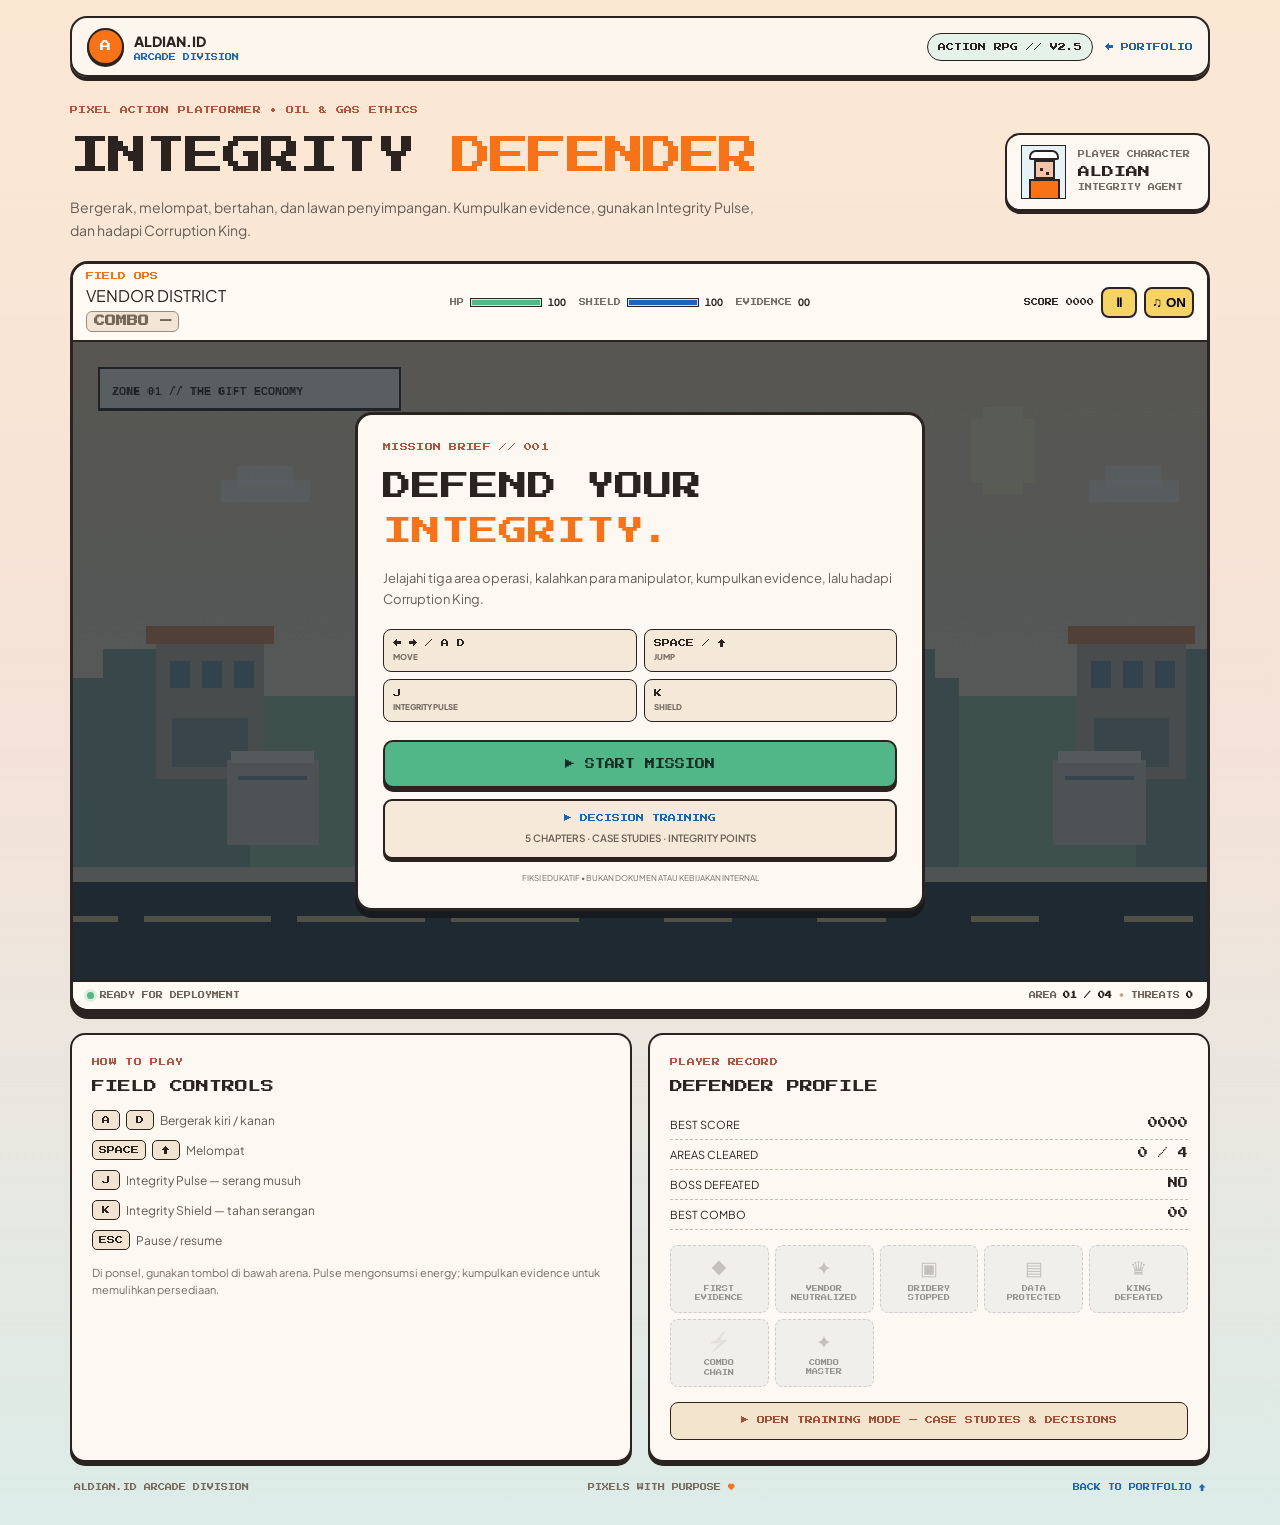
<file: integrity-defender/index.html>
<!doctype html>
<html lang="id">
<head>
<meta charset="utf-8">
<meta name="viewport" content="width=device-width,initial-scale=1,viewport-fit=cover">
<meta name="theme-color" content="#f5e8d6">
<meta name="description" content="Integrity Defender — action platformer edukasi integritas untuk dunia minyak dan gas, bagian dari ALDIAN.ID Arcade.">
<title>Integrity Defender: Action RPG | ALDIAN.ID</title>
<link rel="preconnect" href="https://fonts.googleapis.com">
<link rel="preconnect" href="https://fonts.gstatic.com" crossorigin>
<link href="https://fonts.googleapis.com/css2?family=Press+Start+2P&family=Plus+Jakarta+Sans:wght@400;500;600;700;800&display=swap" rel="stylesheet">
<link rel="stylesheet" href="style.css?v=portfolio-scrollbar-match-1">
<link rel="icon" href="/favicon.ico" sizes="any">
<link rel="icon" type="image/png" href="/favicon.png" sizes="48x48">
</head>
<body>
<div class="app-shell">
  <header class="topbar">
    <a class="brand" href="../index.html"><span class="brand-icon">A</span><span><b>ALDIAN.ID</b><small>ARCADE DIVISION</small></span></a>
    <div class="top-actions"><span class="build-tag">ACTION RPG // V2.5</span><a href="../index.html" class="back-link">← PORTFOLIO</a></div>
  </header>

  <main class="main-wrap">
    <section class="intro-row">
      <div><p class="eyebrow">PIXEL ACTION PLATFORMER • OIL &amp; GAS ETHICS</p><h1>INTEGRITY <span>DEFENDER</span></h1><p class="intro-copy">Bergerak, melompat, bertahan, dan lawan penyimpangan. Kumpulkan evidence, gunakan Integrity Pulse, dan hadapi Corruption King.</p></div>
      <div class="hero-card"><div class="portrait"><div class="portrait-helmet"></div><div class="portrait-face"><i></i><b></b></div><div class="portrait-body"></div></div><div><small>PLAYER CHARACTER</small><b>ALDIAN</b><span>INTEGRITY AGENT</span></div></div>
    </section>

    <section class="game-frame" aria-label="Integrity Defender action game">
      <div class="hud">
        <div class="hud-left"><span class="hud-title">FIELD OPS</span><span id="stageName">VENDOR DISTRICT</span><span id="comboText" class="combo-badge" aria-live="polite">COMBO —</span></div>
        <div class="hud-meters">
          <div class="hud-stat"><small>HP</small><div class="meter hp"><i id="hpFill"></i></div><b id="hpText">100</b></div>
          <div class="hud-stat"><small>SHIELD</small><div class="meter shield"><i id="shieldFill"></i></div><b id="shieldText">100</b></div>
          <div class="hud-stat"><small>EVIDENCE</small><b id="evidenceText">00</b></div>
        </div>
        <div class="hud-right"><span id="scoreText">SCORE 0000</span><button id="pauseBtn" class="hud-btn" type="button" aria-label="Pause game">Ⅱ</button><button id="soundBtn" class="hud-btn" type="button" aria-label="Toggle sound">♫ ON</button></div>
      </div>
      <div class="canvas-wrap" id="canvasWrap">
        <canvas id="gameCanvas" width="960" height="540" aria-label="Game canvas. Gunakan A dan D untuk bergerak, Space untuk melompat, J untuk menembakkan Integrity Pulse, K untuk perisai."></canvas>
        <div class="overlay show" id="startOverlay">
          <div class="overlay-card start-card"><p class="eyebrow">MISSION BRIEF // 001</p><h2>DEFEND YOUR<br><span>INTEGRITY.</span></h2><p>Jelajahi tiga area operasi, kalahkan para manipulator, kumpulkan evidence, lalu hadapi Corruption King.</p><div class="control-summary"><span>← → / A D <small>MOVE</small></span><span>SPACE / ↑ <small>JUMP</small></span><span>J <small>INTEGRITY PULSE</small></span><span>K <small>SHIELD</small></span></div><button class="big-btn" id="startBtn" type="button">▶ START MISSION</button><a class="training-launch-link" href="training/" aria-label="Buka Decision Training berisi lima chapter skenario integritas"><span>▶ DECISION TRAINING</span><small>5 CHAPTERS · CASE STUDIES · INTEGRITY POINTS</small></a><small class="disclaimer">FIKSI EDUKATIF • BUKAN DOKUMEN ATAU KEBIJAKAN INTERNAL</small></div>
        </div>
        <div class="overlay" id="pauseOverlay"><div class="overlay-card compact-card"><p class="eyebrow">MISSION PAUSED</p><h2>TAKE A BREATH.</h2><p>Operasi ditahan sementara.</p><button class="big-btn" id="resumeBtn" type="button">▶ RESUME</button><button class="text-btn" id="restartBtn" type="button">RESTART MISSION</button></div></div>
        <div class="overlay" id="stageOverlay"><div class="overlay-card compact-card"><p class="eyebrow">AREA SECURED</p><h2 id="stageClearTitle">VENDOR DISTRICT CLEARED</h2><p id="stageClearCopy">Evidence secured. Move to the next operation zone.</p><button class="big-btn" id="nextStageBtn" type="button">NEXT AREA →</button></div></div>
        <div class="overlay" id="resultOverlay"><div class="overlay-card compact-card result-card"><p class="eyebrow" id="resultEyebrow">MISSION REPORT</p><h2 id="resultTitle">INTEGRITY DEFENDER</h2><p id="resultCopy">Operation completed.</p><div class="result-grid"><div><small>SCORE</small><b id="resultScore">0000</b></div><div><small>EVIDENCE</small><b id="resultEvidence">00</b></div><div><small>RECORD</small><b id="resultBest">0000</b></div></div><div class="result-badge" id="resultBadge">🏆 INTEGRITY GUARDIAN</div><button class="big-btn" id="playAgainBtn" type="button">↻ PLAY AGAIN</button><a class="text-btn" href="training/">OPEN TRAINING MODE →</a></div></div>
        <div class="overlay" id="debriefOverlay"><div class="overlay-card debrief-card"><p class="eyebrow">FIELD DEBRIEF</p><h2 id="debriefTitle">THREAT NEUTRALIZED</h2><p id="debriefCopy">A short educational note appears here.</p><div class="debrief-rule"><b>INTEGRITY PRINCIPLE</b><span id="debriefRule">Transparency and accountability protect the process.</span></div><button class="big-btn" id="debriefContinueBtn" type="button">CONTINUE →</button></div></div>
      </div>
      <div class="game-bottom"><div class="bottom-hint"><span class="live-dot"></span><span id="statusText">READY FOR DEPLOYMENT</span></div><div class="bottom-hint">AREA <b id="areaText">01 / 04</b> <span class="sep">•</span> THREATS <b id="threatText">0</b></div></div>
      <div class="mobile-controls" id="mobileControls" aria-label="Touch game controls">
        <div class="move-controls"><button data-hold="left" aria-label="Move left">◀</button><button data-hold="right" aria-label="Move right">▶</button></div>
        <div class="action-controls"><button data-action="shield" class="shield-control">SHIELD</button><button data-action="attack" class="attack-control">PULSE</button><button data-action="jump" class="jump-control">JUMP</button></div>
      </div>
    </section>

    <section class="below-grid">
      <article class="info-card controls-card"><p class="eyebrow">HOW TO PLAY</p><h2>FIELD CONTROLS</h2><div class="control-list"><div><kbd>A</kbd><kbd>D</kbd><span>Bergerak kiri / kanan</span></div><div><kbd>SPACE</kbd><kbd>↑</kbd><span>Melompat</span></div><div><kbd>J</kbd><span>Integrity Pulse — serang musuh</span></div><div><kbd>K</kbd><span>Integrity Shield — tahan serangan</span></div><div><kbd>ESC</kbd><span>Pause / resume</span></div></div><p class="small-note">Di ponsel, gunakan tombol di bawah arena. Pulse mengonsumsi energy; kumpulkan evidence untuk memulihkan persediaan.</p></article>
      <article class="info-card progress-card"><p class="eyebrow">PLAYER RECORD</p><h2>DEFENDER PROFILE</h2><div class="record-row"><span>BEST SCORE</span><b id="bestScore">0000</b></div><div class="record-row"><span>AREAS CLEARED</span><b id="areasCleared">0 / 4</b></div><div class="record-row"><span>BOSS DEFEATED</span><b id="bossRecord">NO</b></div><div class="record-row"><span>BEST COMBO</span><b id="comboBest">00</b></div><div class="achievements"><div class="achievement locked" data-ach="first-evidence"><span>◆</span><small>FIRST<br>EVIDENCE</small></div><div class="achievement locked" data-ach="vendor-neutralized"><span>✦</span><small>VENDOR<br>NEUTRALIZED</small></div><div class="achievement locked" data-ach="bribery-stopped"><span>▣</span><small>BRIBERY<br>STOPPED</small></div><div class="achievement locked" data-ach="data-protected"><span>▤</span><small>DATA<br>PROTECTED</small></div><div class="achievement locked" data-ach="king-defeated"><span>♛</span><small>KING<br>DEFEATED</small></div><div class="achievement locked" data-ach="combo-chain"><span>⚡</span><small>COMBO<br>CHAIN</small></div><div class="achievement locked" data-ach="combo-master"><span>✦</span><small>COMBO<br>MASTER</small></div></div><a class="training-link" href="training/">▶ OPEN TRAINING MODE — CASE STUDIES &amp; DECISIONS</a></article>
    </section>
    <footer><span>ALDIAN.ID ARCADE DIVISION</span><span>PIXELS WITH PURPOSE <b>♥</b></span><a href="../index.html">BACK TO PORTFOLIO ↑</a></footer>
  </main>
</div>
<script src="game.js?v=corruption-hq-boss-theme-1"></script>
</body>
</html>
</file>
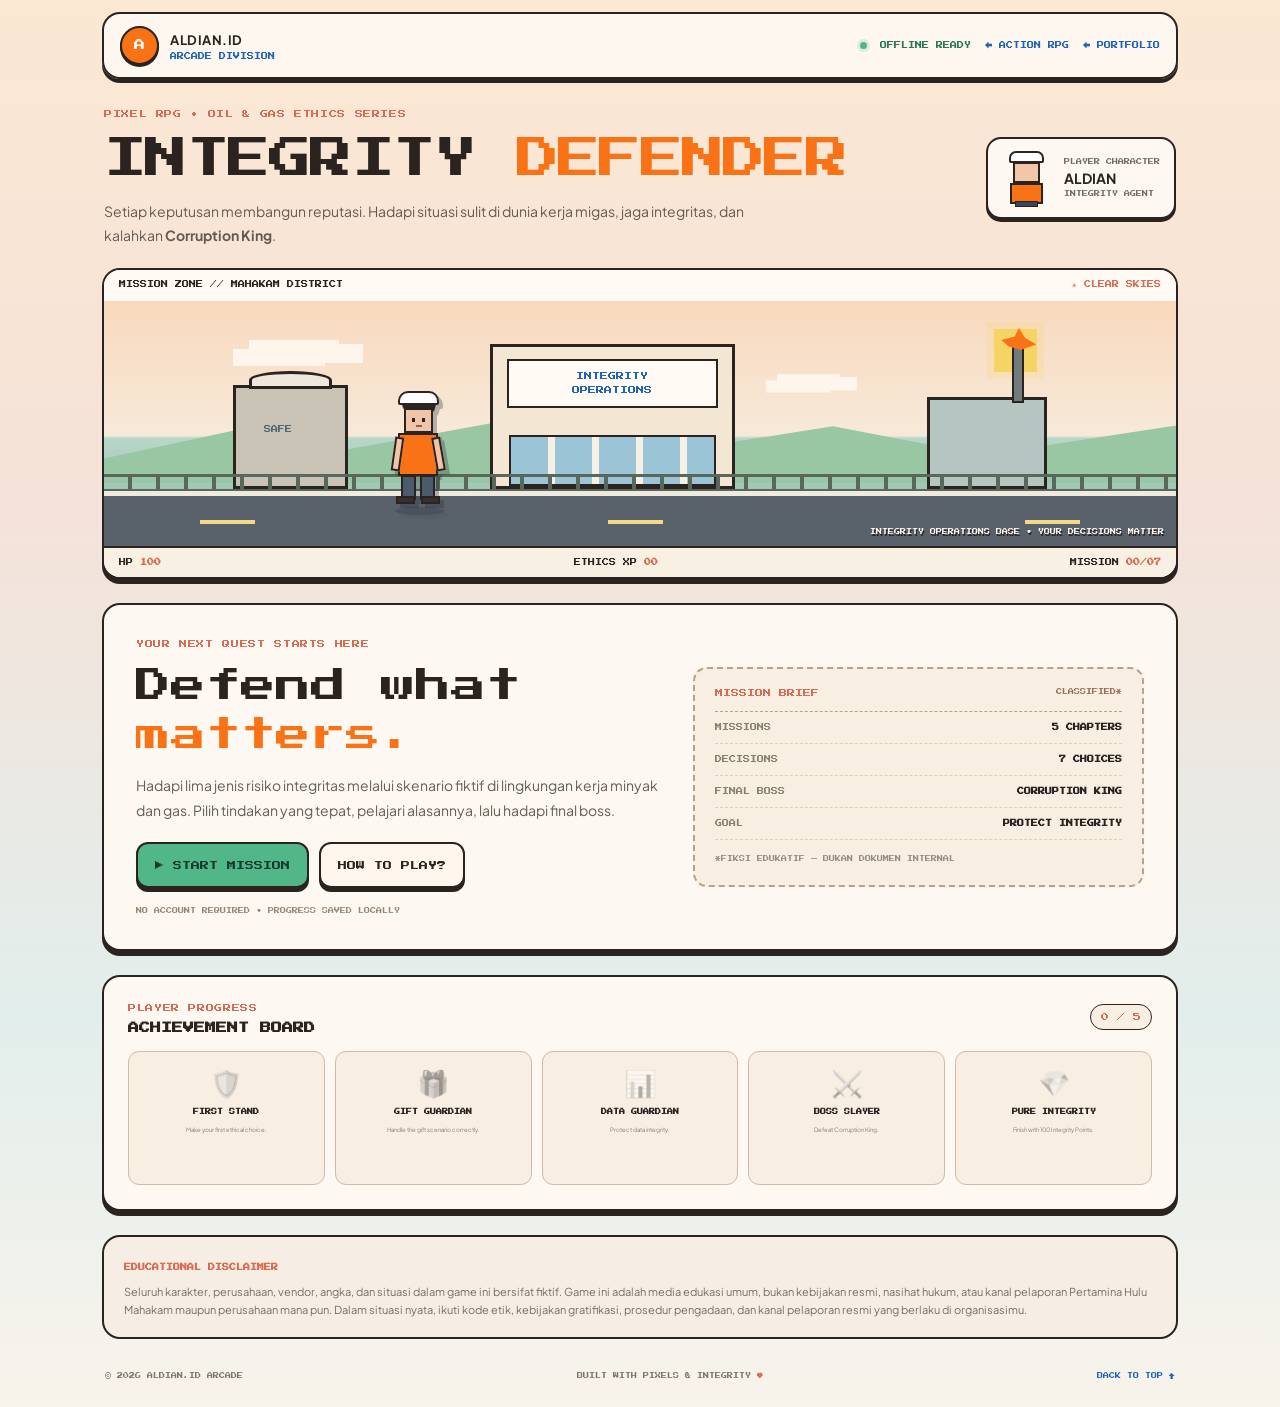
<file: integrity-defender/training/index.html>
<!doctype html>
<html lang="id">
<head>
  <meta charset="utf-8">
  <meta name="viewport" content="width=device-width, initial-scale=1, viewport-fit=cover">
  <meta name="theme-color" content="#fbe8d3">
  <meta name="description" content="Integrity Defender — game edukasi integritas untuk lingkungan kerja minyak dan gas, bagian dari ALDIAN.ID.">
  <title>Integrity Defender | ALDIAN.ID Arcade</title>
  <link rel="preconnect" href="https://fonts.googleapis.com">
  <link rel="preconnect" href="https://fonts.gstatic.com" crossorigin>
  <link href="https://fonts.googleapis.com/css2?family=Plus+Jakarta+Sans:wght@400;500;600;700;800&family=Press+Start+2P&display=swap" rel="stylesheet">
  <link rel="stylesheet" href="style.css?v=portfolio-scrollbar-match-1">
<link rel="icon" href="/favicon.ico" sizes="any">
<link rel="icon" type="image/png" href="/favicon.png" sizes="48x48">
</head>
<body>
  <div class="page-shell" id="integrityGame">
    <header class="topbar">
      <a class="brand" href="../../index.html" aria-label="Kembali ke ALDIAN.ID">
        <span class="brand-mark">A</span>
        <span><b>ALDIAN.ID</b><small>ARCADE DIVISION</small></span>
      </a>
      <div class="topbar-right">
        <span class="status-chip"><i></i> OFFLINE READY</span>
        <a class="back-link" href="../index.html">← ACTION RPG</a>
        <a class="back-link" href="../../index.html">← PORTFOLIO</a>
      </div>
    </header>

    <main>
      <section class="game-heading">
        <div>
          <p class="eyebrow">PIXEL RPG • OIL &amp; GAS ETHICS SERIES</p>
          <h1>INTEGRITY <span>DEFENDER</span></h1>
          <p class="heading-copy">Setiap keputusan membangun reputasi. Hadapi situasi sulit di dunia kerja migas, jaga integritas, dan kalahkan <strong>Corruption King</strong>.</p>
        </div>
        <div class="profile-stamp" aria-label="Player Aldian">
          <div class="mini-hero"><span class="helmet"></span><span class="head"></span><span class="body"></span><span class="legs"></span></div>
          <div><small>PLAYER CHARACTER</small><b>ALDIAN</b><span>INTEGRITY AGENT</span></div>
        </div>
      </section>

      <section class="scene-card" aria-label="Pixel art game environment">
        <div class="scene-hud"><span>MISSION ZONE // MAHAKAM DISTRICT</span><span class="scene-weather">☀ CLEAR SKIES</span></div>
        <div class="pixel-scene" id="pixelScene">
          <div class="sun"></div><div class="cloud cloud-a"></div><div class="cloud cloud-b"></div>
          <div class="distant-hills"></div>
          <div class="facility facility-left"><span class="tank-cap"></span><span class="tank-label">SAFE</span></div>
          <div class="facility facility-mid"><span class="facility-sign">INTEGRITY<br>OPERATIONS</span><span class="facility-windows"></span></div>
          <div class="facility facility-right"><span class="flare"></span><span class="flare-glow"></span></div>
          <div class="pixel-fence"></div>
          <div class="road"><span class="road-mark"></span><span class="road-mark"></span><span class="road-mark"></span></div>
          <div class="hero-sprite" aria-label="Pixel engineer Aldian"><span class="hero-shadow"></span><span class="hero-helmet"></span><span class="hero-hair"></span><span class="hero-face"><i></i><b></b><em></em></span><span class="hero-torso"></span><span class="hero-arm arm-left"></span><span class="hero-arm arm-right"></span><span class="hero-leg leg-left"></span><span class="hero-leg leg-right"></span><span class="hero-boot boot-left"></span><span class="hero-boot boot-right"></span></div>
          <div class="villain-sprite" id="villainSprite" aria-hidden="true"><span class="villain-aura"></span><span class="villain-head"></span><span class="villain-eyes">◆ ◆</span><span class="villain-body"></span><span class="villain-label">?</span></div>
          <div class="scene-caption" id="sceneCaption">INTEGRITY OPERATIONS BASE • YOUR DECISIONS MATTER</div>
        </div>
        <div class="scene-footer"><span>HP <b>100</b></span><span>ETHICS XP <b id="sceneXp">00</b></span><span>MISSION <b id="sceneMission">00/07</b></span></div>
      </section>

      <section class="game-panel" id="introScreen">
        <div class="panel-copy">
          <p class="eyebrow">YOUR NEXT QUEST STARTS HERE</p>
          <h2>Defend what<br><span>matters.</span></h2>
          <p>Hadapi lima jenis risiko integritas melalui skenario fiktif di lingkungan kerja minyak dan gas. Pilih tindakan yang tepat, pelajari alasannya, lalu hadapi final boss.</p>
          <div class="intro-actions">
            <button class="primary-btn" id="startBtn">▶ START MISSION</button>
            <button class="ghost-btn" id="howBtn">HOW TO PLAY?</button>
          </div>
          <div class="micro-note">NO ACCOUNT REQUIRED • PROGRESS SAVED LOCALLY</div>
        </div>
        <aside class="mission-brief">
          <div class="brief-header"><span>MISSION BRIEF</span><span class="brief-stamp">CLASSIFIED*</span></div>
          <div class="brief-row"><span>MISSIONS</span><b>5 CHAPTERS</b></div>
          <div class="brief-row"><span>DECISIONS</span><b>7 CHOICES</b></div>
          <div class="brief-row"><span>FINAL BOSS</span><b>CORRUPTION KING</b></div>
          <div class="brief-row"><span>GOAL</span><b>PROTECT INTEGRITY</b></div>
          <div class="brief-foot">*FIKSI EDUKATIF — BUKAN DOKUMEN INTERNAL</div>
        </aside>
      </section>

      <section class="game-panel how-panel hidden" id="howPanel">
        <div class="how-title"><p class="eyebrow">PLAYER GUIDE</p><h2>How to play</h2></div>
        <div class="guide-grid">
          <article><b class="guide-number">01</b><h3>READ THE CASE</h3><p>Baca situasi dan pahami risiko integritas yang muncul.</p></article>
          <article><b class="guide-number">02</b><h3>MAKE A DECISION</h3><p>Pilih satu dari tiga tindakan. Tidak ada pilihan yang bisa diubah setelah dikirim.</p></article>
          <article><b class="guide-number">03</b><h3>LEARN &amp; PROGRESS</h3><p>Baca feedback, dapatkan Integrity Points, dan lanjutkan misi.</p></article>
          <article><b class="guide-number">04</b><h3>DEFEAT THE BOSS</h3><p>Gunakan keputusan yang konsisten untuk mengalahkan Corruption King.</p></article>
        </div>
        <div class="guide-bottom"><span>Desktop: klik pilihan atau tekan tombol 1, 2, 3.</span><button class="primary-btn" id="guideStartBtn">GOT IT — START</button></div>
      </section>

      <section class="game-panel play-panel hidden" id="playScreen" aria-live="polite">
        <div class="play-topline">
          <div><p class="eyebrow" id="chapterEyebrow">CHAPTER 01 / 05</p><h2 id="missionTitle">THE GIFT</h2></div>
          <div class="mission-category" id="missionCategory">GRATIFIKASI</div>
        </div>
        <div class="meters">
          <div class="meter-block"><div class="meter-label"><span>INTEGRITY POINTS</span><b id="integrityValue">40 / 100</b></div><div class="meter-track"><i id="integrityBar" style="width:40%"></i></div></div>
          <div class="meter-block boss-meter hidden" id="bossMeter"><div class="meter-label"><span>BOSS STRENGTH</span><b id="bossValue">102 / 102</b></div><div class="meter-track boss-track"><i id="bossBar" style="width:100%"></i></div></div>
        </div>
        <div class="case-layout">
          <div class="case-art" id="caseArt"><div class="case-art-sky"></div><div class="case-building"></div><div class="case-object" id="caseObject">🎁</div><div class="case-character"><span class="case-hardhat"></span><span class="case-person"></span></div><div class="case-art-label" id="caseArtLabel">THE GIFT</div></div>
          <div class="case-text"><div class="case-tag">FIELD CASE FILE <span id="caseNumber">#001</span></div><h3 id="caseTitle">A vendor offers a gift.</h3><p id="caseDescription">A fictional vendor gives you an expensive gift after a project milestone.</p><div class="question-box"><b>YOUR DECISION</b><span>Choose the action that protects fairness, transparency, and accountability.</span></div></div>
        </div>
        <div class="choice-list" id="choiceList"></div>
        <div class="feedback hidden" id="feedbackBox" role="status">
          <div class="feedback-head"><span id="feedbackIcon">✓</span><div><b id="feedbackTitle">DECISION RECORDED</b><small id="feedbackDelta">+10 INTEGRITY</small></div></div>
          <p id="feedbackText"></p>
          <div class="feedback-rule"><b>WHY IT MATTERS</b><span id="feedbackRule"></span></div>
          <button class="primary-btn continue-btn" id="continueBtn">CONTINUE MISSION →</button>
        </div>
        <div class="play-footer"><span>KEYBOARD: 1 / 2 / 3 TO SELECT</span><span id="decisionCounter">DECISION 1 OF 7</span></div>
      </section>

      <section class="game-panel end-panel hidden" id="endScreen">
        <div class="end-emblem" id="endEmblem">🏆</div>
        <p class="eyebrow">MISSION REPORT // FINAL RESULT</p>
        <h2 id="endTitle">INTEGRITY DEFENDER</h2>
        <p class="end-summary" id="endSummary">You completed the integrity operation.</p>
        <div class="result-stats"><div><small>FINAL INTEGRITY</small><b id="finalIntegrity">100</b></div><div><small>BOSS STATUS</small><b id="finalBoss">DEFEATED</b></div><div><small>BEST RECORD</small><b id="bestRecord">100</b></div></div>
        <div class="achievement-earned" id="earnedAchievement"><span>★</span><div><b>INTEGRITY DEFENDER</b><small>NEW ACHIEVEMENT UNLOCKED</small></div></div>
        <div class="end-actions"><button class="primary-btn" id="replayBtn">↻ PLAY AGAIN</button><a class="ghost-btn link-btn" href="../../index.html">BACK TO ALDIAN.ID</a></div>
      </section>

      <section class="records-panel">
        <div class="records-heading"><div><p class="eyebrow">PLAYER PROGRESS</p><h2>ACHIEVEMENT BOARD</h2></div><span class="record-count" id="achievementCount">0 / 5</span></div>
        <div class="achievement-grid" id="achievementGrid">
          <div class="achievement locked" data-achievement="first-stand"><span>🛡️</span><b>FIRST STAND</b><small>Make your first ethical choice.</small></div>
          <div class="achievement locked" data-achievement="gift-guardian"><span>🎁</span><b>GIFT GUARDIAN</b><small>Handle the gift scenario correctly.</small></div>
          <div class="achievement locked" data-achievement="data-guardian"><span>📊</span><b>DATA GUARDIAN</b><small>Protect data integrity.</small></div>
          <div class="achievement locked" data-achievement="boss-slayer"><span>⚔️</span><b>BOSS SLAYER</b><small>Defeat Corruption King.</small></div>
          <div class="achievement locked" data-achievement="perfect-integrity"><span>💎</span><b>PURE INTEGRITY</b><small>Finish with 100 Integrity Points.</small></div>
        </div>
      </section>

      <aside class="ethics-note"><b>EDUCATIONAL DISCLAIMER</b><p>Seluruh karakter, perusahaan, vendor, angka, dan situasi dalam game ini bersifat fiktif. Game ini adalah media edukasi umum, bukan kebijakan resmi, nasihat hukum, atau kanal pelaporan Pertamina Hulu Mahakam maupun perusahaan mana pun. Dalam situasi nyata, ikuti kode etik, kebijakan gratifikasi, prosedur pengadaan, dan kanal pelaporan resmi yang berlaku di organisasimu.</p></aside>
    </main>
    <footer><span>© <span id="year"></span> ALDIAN.ID ARCADE</span><span>BUILT WITH PIXELS &amp; INTEGRITY <b>♥</b></span><a href="#integrityGame">BACK TO TOP ↑</a></footer>
  </div>
  <script src="game.js"></script>
</body>
</html>
</file>
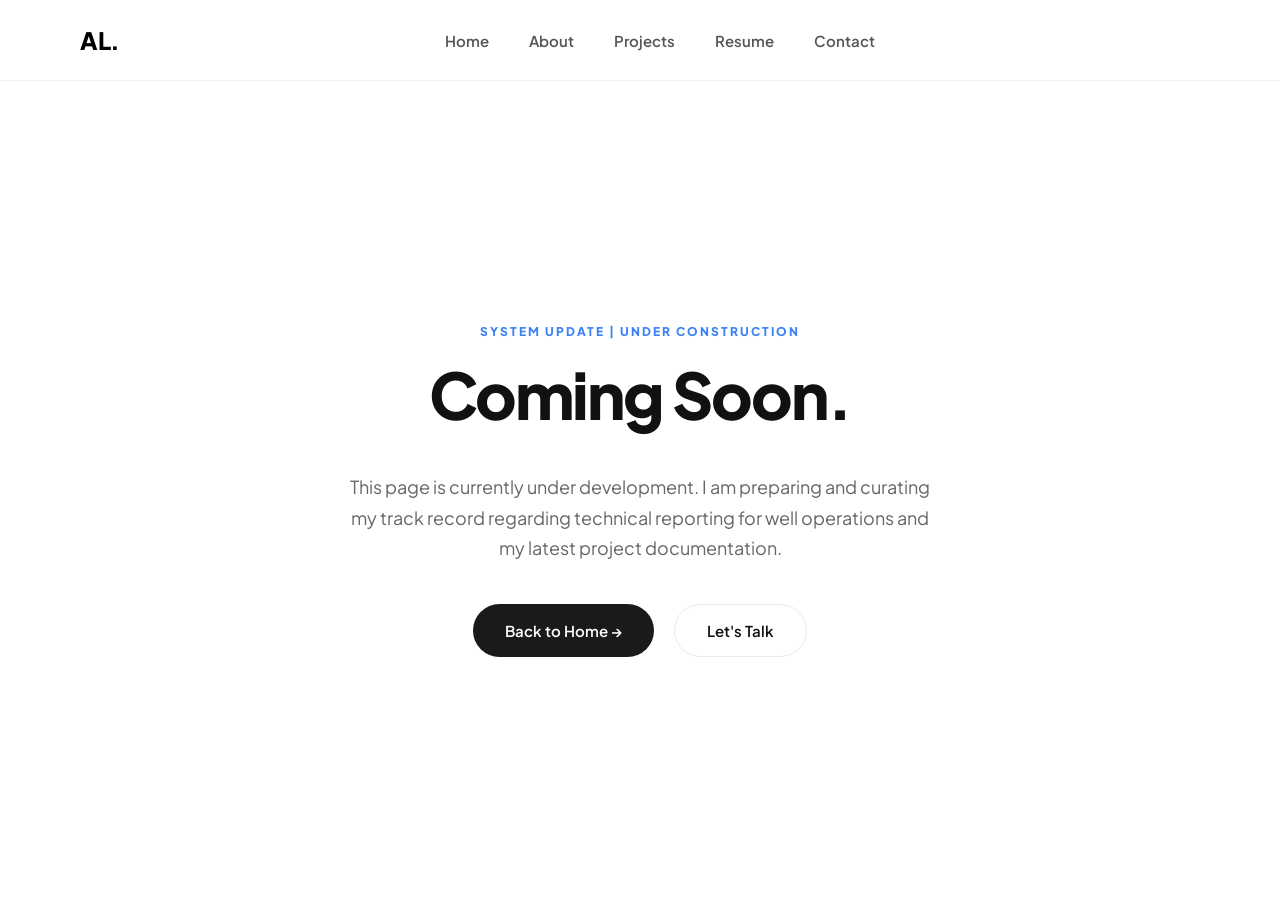
<file: backup.html>
<!DOCTYPE html>
<html lang="en">
<head>
    <meta charset="UTF-8">
    <meta name="viewport" content="width=device-width, initial-scale=1.0">
    <title>Under Construction - Aldian</title>
    <!-- Menggunakan font modern yang mirip dengan template Anda -->
    <link href="https://fonts.googleapis.com/css2?family=Plus+Jakarta+Sans:wght@400;600;800&display=swap" rel="stylesheet">
    <style>
        /* Pengaturan Dasar */
        body {
            margin: 0;
            padding: 0;
            font-family: 'Plus Jakarta Sans', sans-serif;
            background-color: #ffffff;
            color: #111111;
            display: flex;
            flex-direction: column;
            min-height: 100vh;
        }

        /* HEADER / NAVBAR */
        header {
            display: flex;
            justify-content: space-between;
            align-items: center;
            padding: 25px 80px;
            background-color: #ffffff;
            border-bottom: 1px solid #f0f0f0; /* Garis abu-abu tipis di bawah menu */
        }

        .logo {
            font-size: 24px;
            font-weight: 800;
            color: #000000;
            text-decoration: none;
            letter-spacing: -0.5px;
        }

        nav ul {
            display: flex;
            gap: 40px;
            list-style: none;
            margin: 0;
            padding: 0;
        }

        nav a {
            text-decoration: none;
            color: #555555;
            font-weight: 600;
            font-size: 15px;
            transition: color 0.3s;
        }

        nav a:hover, nav a.active {
            color: #000000;
        }

        .dark-mode-toggle {
            font-size: 20px;
            cursor: pointer;
            color: #111;
        }

        /* KONTEN UNDER CONSTRUCTION */
        main {
            flex-grow: 1;
            display: flex;
            flex-direction: column;
            justify-content: center;
            align-items: center;
            text-align: center;
            padding: 20px;
        }

        .sub-heading {
            color: #3b82f6; /* Warna biru template */
            font-size: 12px;
            font-weight: 800;
            letter-spacing: 2px;
            text-transform: uppercase;
            margin-bottom: 15px;
        }

        h1 {
            font-size: 64px;
            font-weight: 800;
            margin: 0 0 20px 0;
            letter-spacing: -2px;
            color: #111111;
        }

        p {
            font-size: 18px;
            line-height: 1.7;
            color: #666666;
            max-width: 600px;
            margin-bottom: 40px;
        }

        /* TOMBOL (Sama seperti template) */
        .button-group {
            display: flex;
            gap: 20px;
            justify-content: center;
        }

        .btn-primary {
            background-color: #1a1a1a;
            color: #ffffff;
            padding: 16px 32px;
            border-radius: 40px;
            text-decoration: none;
            font-weight: 600;
            font-size: 15px;
            transition: background 0.3s;
            display: flex;
            align-items: center;
            gap: 8px;
        }

        .btn-primary:hover {
            background-color: #333333;
        }

        .btn-secondary {
            background-color: #ffffff;
            color: #111111;
            padding: 16px 32px;
            border-radius: 40px;
            text-decoration: none;
            font-weight: 600;
            font-size: 15px;
            border: 1px solid #eaeaea;
            transition: border-color 0.3s;
        }

        .btn-secondary:hover {
            border-color: #cccccc;
        }

        /* Responsif untuk HP */
        @media (max-width: 768px) {
            header { padding: 20px; flex-direction: column; gap: 20px; }
            nav ul { flex-wrap: wrap; justify-content: center; gap: 20px; }
            h1 { font-size: 42px; }
            .button-group { flex-direction: column; }
        }
    </style>
</head>
<body>

    <!-- BAGIAN HEADER NAVIGASI -->
    <header>
        <a href="index.html" class="logo">AL.</a>
        <nav>
            <ul>
                <!-- Link di bawah ini akan mengarahkan visitor kembali ke halaman Home -->
                <li><a href="index.html">Home</a></li>
                <li><a href="#">About</a></li>
                <li><a href="#">Projects</a></li>
                <li><a href="#">Resume</a></li>
                <li><a href="#">Contact</a></li>
            </ul>
        </nav>
        <!-- Ikon Bulan Sabit -->
        <div class="dark-mode-toggle"></div>
    </header>

    <!-- BAGIAN KONTEN UTAMA -->
    <main>
        <div class="sub-heading">SYSTEM UPDATE | UNDER CONSTRUCTION</div>
        <h1>Coming Soon.</h1>
        <p>
            This page is currently under development. I am preparing and curating my track record regarding technical reporting for well operations and my latest project documentation.
        </p>
        
        <div class="button-group">
            <a href="index.html" class="btn-primary">Back to Home &rarr;</a>
            <a href="mailto:aldiansgb@gmail.com" class="btn-secondary">Let's Talk</a>
        </div>
    </main>

</body>
</html>
</file>
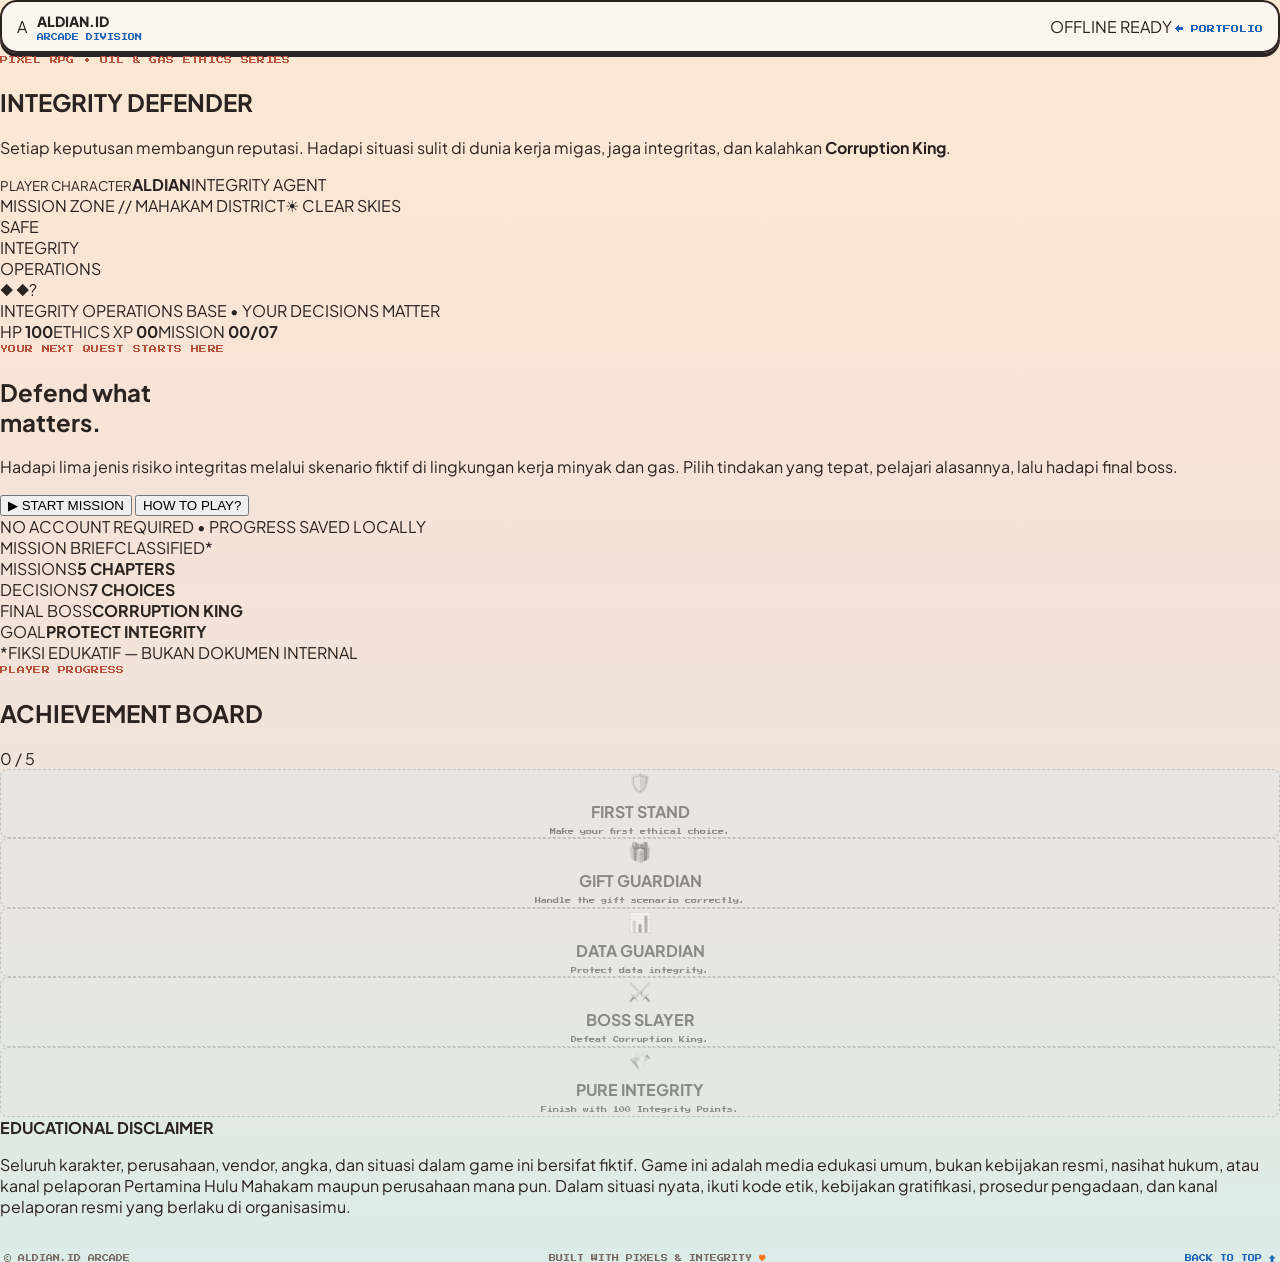
<file: integrity-defender/index (2).html>
<!doctype html>
<html lang="id">
<head>
  <meta charset="utf-8">
  <meta name="viewport" content="width=device-width, initial-scale=1, viewport-fit=cover">
  <meta name="theme-color" content="#fbe8d3">
  <meta name="description" content="Integrity Defender — game edukasi integritas untuk lingkungan kerja minyak dan gas, bagian dari ALDIAN.ID.">
  <title>Integrity Defender | ALDIAN.ID Arcade</title>
  <link rel="preconnect" href="https://fonts.googleapis.com">
  <link rel="preconnect" href="https://fonts.gstatic.com" crossorigin>
  <link href="https://fonts.googleapis.com/css2?family=Plus+Jakarta+Sans:wght@400;500;600;700;800&family=Press+Start+2P&display=swap" rel="stylesheet">
  <link rel="stylesheet" href="style.css">
</head>
<body>
  <div class="page-shell" id="integrityGame">
    <header class="topbar">
      <a class="brand" href="../../index.html" aria-label="Kembali ke ALDIAN.ID">
        <span class="brand-mark">A</span>
        <span><b>ALDIAN.ID</b><small>ARCADE DIVISION</small></span>
      </a>
      <div class="topbar-right">
        <span class="status-chip"><i></i> OFFLINE READY</span>
        <a class="back-link" href="../../index.html">← PORTFOLIO</a>
      </div>
    </header>

    <main>
      <section class="game-heading">
        <div>
          <p class="eyebrow">PIXEL RPG • OIL &amp; GAS ETHICS SERIES</p>
          <h1>INTEGRITY <span>DEFENDER</span></h1>
          <p class="heading-copy">Setiap keputusan membangun reputasi. Hadapi situasi sulit di dunia kerja migas, jaga integritas, dan kalahkan <strong>Corruption King</strong>.</p>
        </div>
        <div class="profile-stamp" aria-label="Player Aldian">
          <div class="mini-hero"><span class="helmet"></span><span class="head"></span><span class="body"></span><span class="legs"></span></div>
          <div><small>PLAYER CHARACTER</small><b>ALDIAN</b><span>INTEGRITY AGENT</span></div>
        </div>
      </section>

      <section class="scene-card" aria-label="Pixel art game environment">
        <div class="scene-hud"><span>MISSION ZONE // MAHAKAM DISTRICT</span><span class="scene-weather">☀ CLEAR SKIES</span></div>
        <div class="pixel-scene" id="pixelScene">
          <div class="sun"></div><div class="cloud cloud-a"></div><div class="cloud cloud-b"></div>
          <div class="distant-hills"></div>
          <div class="facility facility-left"><span class="tank-cap"></span><span class="tank-label">SAFE</span></div>
          <div class="facility facility-mid"><span class="facility-sign">INTEGRITY<br>OPERATIONS</span><span class="facility-windows"></span></div>
          <div class="facility facility-right"><span class="flare"></span><span class="flare-glow"></span></div>
          <div class="pixel-fence"></div>
          <div class="road"><span class="road-mark"></span><span class="road-mark"></span><span class="road-mark"></span></div>
          <div class="hero-sprite" aria-label="Pixel engineer Aldian"><span class="hero-shadow"></span><span class="hero-helmet"></span><span class="hero-hair"></span><span class="hero-face"><i></i><b></b><em></em></span><span class="hero-torso"></span><span class="hero-arm arm-left"></span><span class="hero-arm arm-right"></span><span class="hero-leg leg-left"></span><span class="hero-leg leg-right"></span><span class="hero-boot boot-left"></span><span class="hero-boot boot-right"></span></div>
          <div class="villain-sprite" id="villainSprite" aria-hidden="true"><span class="villain-aura"></span><span class="villain-head"></span><span class="villain-eyes">◆ ◆</span><span class="villain-body"></span><span class="villain-label">?</span></div>
          <div class="scene-caption" id="sceneCaption">INTEGRITY OPERATIONS BASE • YOUR DECISIONS MATTER</div>
        </div>
        <div class="scene-footer"><span>HP <b>100</b></span><span>ETHICS XP <b id="sceneXp">00</b></span><span>MISSION <b id="sceneMission">00/07</b></span></div>
      </section>

      <section class="game-panel" id="introScreen">
        <div class="panel-copy">
          <p class="eyebrow">YOUR NEXT QUEST STARTS HERE</p>
          <h2>Defend what<br><span>matters.</span></h2>
          <p>Hadapi lima jenis risiko integritas melalui skenario fiktif di lingkungan kerja minyak dan gas. Pilih tindakan yang tepat, pelajari alasannya, lalu hadapi final boss.</p>
          <div class="intro-actions">
            <button class="primary-btn" id="startBtn">▶ START MISSION</button>
            <button class="ghost-btn" id="howBtn">HOW TO PLAY?</button>
          </div>
          <div class="micro-note">NO ACCOUNT REQUIRED • PROGRESS SAVED LOCALLY</div>
        </div>
        <aside class="mission-brief">
          <div class="brief-header"><span>MISSION BRIEF</span><span class="brief-stamp">CLASSIFIED*</span></div>
          <div class="brief-row"><span>MISSIONS</span><b>5 CHAPTERS</b></div>
          <div class="brief-row"><span>DECISIONS</span><b>7 CHOICES</b></div>
          <div class="brief-row"><span>FINAL BOSS</span><b>CORRUPTION KING</b></div>
          <div class="brief-row"><span>GOAL</span><b>PROTECT INTEGRITY</b></div>
          <div class="brief-foot">*FIKSI EDUKATIF — BUKAN DOKUMEN INTERNAL</div>
        </aside>
      </section>

      <section class="game-panel how-panel hidden" id="howPanel">
        <div class="how-title"><p class="eyebrow">PLAYER GUIDE</p><h2>How to play</h2></div>
        <div class="guide-grid">
          <article><b class="guide-number">01</b><h3>READ THE CASE</h3><p>Baca situasi dan pahami risiko integritas yang muncul.</p></article>
          <article><b class="guide-number">02</b><h3>MAKE A DECISION</h3><p>Pilih satu dari tiga tindakan. Tidak ada pilihan yang bisa diubah setelah dikirim.</p></article>
          <article><b class="guide-number">03</b><h3>LEARN &amp; PROGRESS</h3><p>Baca feedback, dapatkan Integrity Points, dan lanjutkan misi.</p></article>
          <article><b class="guide-number">04</b><h3>DEFEAT THE BOSS</h3><p>Gunakan keputusan yang konsisten untuk mengalahkan Corruption King.</p></article>
        </div>
        <div class="guide-bottom"><span>Desktop: klik pilihan atau tekan tombol 1, 2, 3.</span><button class="primary-btn" id="guideStartBtn">GOT IT — START</button></div>
      </section>

      <section class="game-panel play-panel hidden" id="playScreen" aria-live="polite">
        <div class="play-topline">
          <div><p class="eyebrow" id="chapterEyebrow">CHAPTER 01 / 05</p><h2 id="missionTitle">THE GIFT</h2></div>
          <div class="mission-category" id="missionCategory">GRATIFIKASI</div>
        </div>
        <div class="meters">
          <div class="meter-block"><div class="meter-label"><span>INTEGRITY POINTS</span><b id="integrityValue">40 / 100</b></div><div class="meter-track"><i id="integrityBar" style="width:40%"></i></div></div>
          <div class="meter-block boss-meter hidden" id="bossMeter"><div class="meter-label"><span>BOSS STRENGTH</span><b id="bossValue">102 / 102</b></div><div class="meter-track boss-track"><i id="bossBar" style="width:100%"></i></div></div>
        </div>
        <div class="case-layout">
          <div class="case-art" id="caseArt"><div class="case-art-sky"></div><div class="case-building"></div><div class="case-object" id="caseObject">🎁</div><div class="case-character"><span class="case-hardhat"></span><span class="case-person"></span></div><div class="case-art-label" id="caseArtLabel">THE GIFT</div></div>
          <div class="case-text"><div class="case-tag">FIELD CASE FILE <span id="caseNumber">#001</span></div><h3 id="caseTitle">A vendor offers a gift.</h3><p id="caseDescription">A fictional vendor gives you an expensive gift after a project milestone.</p><div class="question-box"><b>YOUR DECISION</b><span>Choose the action that protects fairness, transparency, and accountability.</span></div></div>
        </div>
        <div class="choice-list" id="choiceList"></div>
        <div class="feedback hidden" id="feedbackBox" role="status">
          <div class="feedback-head"><span id="feedbackIcon">✓</span><div><b id="feedbackTitle">DECISION RECORDED</b><small id="feedbackDelta">+10 INTEGRITY</small></div></div>
          <p id="feedbackText"></p>
          <div class="feedback-rule"><b>WHY IT MATTERS</b><span id="feedbackRule"></span></div>
          <button class="primary-btn continue-btn" id="continueBtn">CONTINUE MISSION →</button>
        </div>
        <div class="play-footer"><span>KEYBOARD: 1 / 2 / 3 TO SELECT</span><span id="decisionCounter">DECISION 1 OF 7</span></div>
      </section>

      <section class="game-panel end-panel hidden" id="endScreen">
        <div class="end-emblem" id="endEmblem">🏆</div>
        <p class="eyebrow">MISSION REPORT // FINAL RESULT</p>
        <h2 id="endTitle">INTEGRITY DEFENDER</h2>
        <p class="end-summary" id="endSummary">You completed the integrity operation.</p>
        <div class="result-stats"><div><small>FINAL INTEGRITY</small><b id="finalIntegrity">100</b></div><div><small>BOSS STATUS</small><b id="finalBoss">DEFEATED</b></div><div><small>BEST RECORD</small><b id="bestRecord">100</b></div></div>
        <div class="achievement-earned" id="earnedAchievement"><span>★</span><div><b>INTEGRITY DEFENDER</b><small>NEW ACHIEVEMENT UNLOCKED</small></div></div>
        <div class="end-actions"><button class="primary-btn" id="replayBtn">↻ PLAY AGAIN</button><a class="ghost-btn link-btn" href="../../index.html">BACK TO ALDIAN.ID</a></div>
      </section>

      <section class="records-panel">
        <div class="records-heading"><div><p class="eyebrow">PLAYER PROGRESS</p><h2>ACHIEVEMENT BOARD</h2></div><span class="record-count" id="achievementCount">0 / 5</span></div>
        <div class="achievement-grid" id="achievementGrid">
          <div class="achievement locked" data-achievement="first-stand"><span>🛡️</span><b>FIRST STAND</b><small>Make your first ethical choice.</small></div>
          <div class="achievement locked" data-achievement="gift-guardian"><span>🎁</span><b>GIFT GUARDIAN</b><small>Handle the gift scenario correctly.</small></div>
          <div class="achievement locked" data-achievement="data-guardian"><span>📊</span><b>DATA GUARDIAN</b><small>Protect data integrity.</small></div>
          <div class="achievement locked" data-achievement="boss-slayer"><span>⚔️</span><b>BOSS SLAYER</b><small>Defeat Corruption King.</small></div>
          <div class="achievement locked" data-achievement="perfect-integrity"><span>💎</span><b>PURE INTEGRITY</b><small>Finish with 100 Integrity Points.</small></div>
        </div>
      </section>

      <aside class="ethics-note"><b>EDUCATIONAL DISCLAIMER</b><p>Seluruh karakter, perusahaan, vendor, angka, dan situasi dalam game ini bersifat fiktif. Game ini adalah media edukasi umum, bukan kebijakan resmi, nasihat hukum, atau kanal pelaporan Pertamina Hulu Mahakam maupun perusahaan mana pun. Dalam situasi nyata, ikuti kode etik, kebijakan gratifikasi, prosedur pengadaan, dan kanal pelaporan resmi yang berlaku di organisasimu.</p></aside>
    </main>
    <footer><span>© <span id="year"></span> ALDIAN.ID ARCADE</span><span>BUILT WITH PIXELS &amp; INTEGRITY <b>♥</b></span><a href="#integrityGame">BACK TO TOP ↑</a></footer>
  </div>
  <script src="game.js"></script>
</body>
</html>
</file>
<file: integrity-defender/style.css>
:root{--ink:#2b2320;--cream:#fdf8f2;--wall:#f3e7d3;--orange:#f97316;--red:#e63946;--blue:#1d63b8;--green:#52b788;--yellow:#f6d365;--muted:#766c63;--line:#4b3e36;--shadow:0 5px 0 var(--ink)}*{box-sizing:border-box}html{scroll-behavior:smooth}body{margin:0;background:linear-gradient(180deg,#fbe8d3,#f5e2d8 48%,#dcece8);color:var(--ink);font-family:'Plus Jakarta Sans',Arial,sans-serif;min-height:100vh}.app-shell{max-width:1180px;margin:auto;padding:16px 20px 34px}.topbar{display:flex;align-items:center;justify-content:space-between;background:#fdf8f2ed;border:2px solid var(--ink);border-radius:17px;padding:10px 15px;box-shadow:0 4px 0 var(--ink)}.brand{display:flex;align-items:center;gap:10px;text-decoration:none;color:var(--ink)}.brand-icon{display:grid;place-items:center;width:37px;height:37px;background:var(--orange);color:white;border:2px solid var(--ink);border-radius:50%;font:11px 'Press Start 2P';box-shadow:0 2px 0 var(--ink)}.brand b{display:block;font-size:14px;font-weight:900}.brand small{display:block;font:7px 'Press Start 2P';color:var(--blue);margin-top:4px}.top-actions{display:flex;align-items:center;gap:12px}.build-tag,.back-link{font:8px 'Press Start 2P';text-decoration:none}.build-tag{padding:9px 10px;background:#e4f2e8;border:1px solid var(--ink);border-radius:20px}.back-link{color:var(--blue)}.main-wrap{padding-top:26px}.intro-row{display:flex;justify-content:space-between;align-items:center;gap:22px;margin:0 0 20px}.eyebrow{font:8px 'Press Start 2P';color:#b8523d;letter-spacing:.3px;line-height:1.8;margin:0 0 11px}.intro-row h1{font:clamp(25px,4vw,40px)/1.4 'Press Start 2P';margin:0 0 12px;letter-spacing:-1.8px}.intro-row h1 span{color:var(--orange)}.intro-copy{max-width:700px;font-size:14px;line-height:1.6;color:#675d55;margin:0}.hero-card{display:flex;align-items:center;gap:12px;background:var(--cream);border:2px solid var(--ink);border-radius:15px;padding:10px 14px;box-shadow:0 3px 0 var(--ink);min-width:205px}.hero-card small,.hero-card span{display:block;font:7px 'Press Start 2P';color:var(--muted);line-height:1.8}.hero-card b{display:block;font:12px 'Press Start 2P';margin:4px 0;color:var(--ink)}.portrait{position:relative;width:45px;height:54px;background:#e6f2f5;border:1px solid var(--ink);overflow:hidden;image-rendering:pixelated}.portrait-helmet{position:absolute;left:7px;top:4px;width:30px;height:10px;background:#fff;border:2px solid var(--ink);border-radius:7px 7px 2px 2px}.portrait-face{position:absolute;left:12px;top:14px;width:21px;height:19px;background:#f2c4a9;border:2px solid var(--ink)}.portrait-face i,.portrait-face b{position:absolute;top:6px;width:3px;height:3px;background:var(--ink)}.portrait-face i{left:4px}.portrait-face b{right:4px}.portrait-body{position:absolute;left:7px;top:33px;width:31px;height:22px;background:var(--orange);border:2px solid var(--ink)}.game-frame{background:var(--cream);border:3px solid var(--ink);border-radius:18px;overflow:hidden;box-shadow:0 7px 0 var(--ink)}.hud{min-height:54px;background:#fffaf3;border-bottom:2px solid var(--ink);padding:8px 13px;display:flex;align-items:center;justify-content:space-between;gap:12px}.hud-left{display:flex;flex-direction:column;gap:5px;min-width:150px}.hud-title{font:8px 'Press Start 2P';color:var(--orange)}.hud-left>span:last-child{font-size:11px;font-weight:900}.hud-meters{display:flex;align-items:center;gap:13px}.hud-stat{display:flex;align-items:center;gap:6px;font-size:10px;font-weight:800}.hud-stat small{font:7px 'Press Start 2P';color:var(--muted)}.hud-stat b{font-variant-numeric:tabular-nums}.meter{width:72px;height:9px;border:1px solid var(--ink);background:#e9ded2;padding:1px}.meter i{display:block;height:100%;width:100%;background:var(--green);transition:width .12s}.meter.shield i{background:var(--blue)}.hud-right{display:flex;align-items:center;gap:7px;font:7px 'Press Start 2P';white-space:nowrap}.hud-btn{height:31px;min-width:36px;border:2px solid var(--ink);border-radius:8px;background:var(--yellow);font-weight:900;cursor:pointer}.canvas-wrap{position:relative;background:#d7ecea;overflow:hidden}.canvas-wrap canvas{display:block;width:100%;height:auto;aspect-ratio:16/9;image-rendering:pixelated;touch-action:none}.overlay{position:absolute;inset:0;display:none;align-items:center;justify-content:center;padding:20px;background:#1a232bb8;z-index:5}.overlay.show{display:flex}.overlay-card{width:min(570px,96%);background:var(--cream);border:3px solid var(--ink);border-radius:17px;padding:25px;box-shadow:0 7px 0 #171b20;text-align:left;max-height:95%;overflow:auto}.overlay-card h2{font:clamp(19px,3vw,29px)/1.55 'Press Start 2P';margin:0 0 13px}.overlay-card h2 span{color:var(--orange)}.overlay-card p:not(.eyebrow){font-size:13px;color:#685f57;line-height:1.65}.control-summary{display:grid;grid-template-columns:1fr 1fr;gap:7px;margin:18px 0}.control-summary span{background:#f4e9d8;border:1px solid var(--ink);border-radius:8px;padding:9px;font:8px 'Press Start 2P'}.control-summary small{display:block;font:8px 'Plus Jakarta Sans';font-weight:800;color:var(--muted);margin-top:5px}.big-btn{display:block;width:100%;padding:15px;background:var(--green);border:2px solid var(--ink);border-radius:10px;box-shadow:0 4px 0 var(--ink);font:10px 'Press Start 2P';cursor:pointer;color:#152c25;min-height:48px}.big-btn:active{transform:translateY(3px);box-shadow:0 1px 0 var(--ink)}.disclaimer{display:block;text-align:center;color:var(--muted);font-size:8px;margin-top:14px}.compact-card{text-align:center;max-width:470px}.compact-card .eyebrow{text-align:center}.compact-card h2{font-size:20px}.text-btn{display:inline-block;border:0;background:transparent;color:var(--blue);font:8px 'Press Start 2P';padding:14px;text-decoration:none;cursor:pointer}.stage-clear{color:#9b4f39}.result-grid{display:grid;grid-template-columns:repeat(3,1fr);gap:8px;margin:18px 0}.result-grid>div{background:#f1e5d5;border:1px solid var(--ink);border-radius:9px;padding:11px 6px}.result-grid small{display:block;font:7px 'Press Start 2P';color:var(--muted);margin-bottom:8px}.result-grid b{font:13px 'Press Start 2P'}.result-badge{padding:10px;background:#e2f2e8;border:1px solid var(--ink);border-radius:8px;font:9px 'Press Start 2P';margin:14px 0}.debrief-card{max-width:500px}.debrief-rule{padding:12px;background:#e7f1e8;border:1px solid var(--ink);border-radius:9px;margin:14px 0}.debrief-rule b{display:block;font:8px 'Press Start 2P';margin-bottom:8px;color:#2f7055}.debrief-rule span{font-size:12px;line-height:1.5}.game-bottom{display:flex;justify-content:space-between;gap:12px;padding:10px 14px;background:#fffaf3;border-top:2px solid var(--ink);font:7px 'Press Start 2P';color:#6d6259}.game-bottom b{color:var(--ink)}.bottom-hint{display:flex;align-items:center;gap:6px}.live-dot{width:7px;height:7px;border-radius:50%;background:var(--green);display:inline-block;box-shadow:0 0 0 3px #52b78830}.sep{color:#c0a58b}.mobile-controls{display:none;justify-content:space-between;gap:12px;padding:12px;background:#efe3d2;border-top:2px solid var(--ink);touch-action:none;overscroll-behavior:contain;-webkit-user-select:none;user-select:none;-webkit-touch-callout:none;-webkit-tap-highlight-color:transparent}.move-controls,.action-controls{display:flex;gap:8px}.mobile-controls button{min-width:48px;min-height:47px;border:2px solid var(--ink);border-radius:11px;background:var(--cream);box-shadow:0 3px 0 var(--ink);font:9px 'Press Start 2P';touch-action:none;user-select:none;-webkit-user-select:none;-webkit-touch-callout:none;-webkit-tap-highlight-color:transparent;pointer-events:auto}.mobile-controls button:active,.mobile-controls button.pressed{transform:translateY(2px);box-shadow:0 1px 0 var(--ink);background:var(--yellow)}.mobile-controls .jump-control{background:#f5c66b}.mobile-controls .attack-control{background:#bce2d0}.mobile-controls .shield-control{background:#c9dfed}.below-grid{display:grid;grid-template-columns:1fr 1fr;gap:16px;margin-top:21px}.info-card{background:var(--cream);border:2px solid var(--ink);border-radius:15px;padding:20px;box-shadow:0 4px 0 var(--ink)}.info-card h2{font:13px 'Press Start 2P';margin:0 0 17px}.control-list{display:grid;gap:10px}.control-list>div{display:flex;align-items:center;gap:6px;font-size:12px;color:#625950}.control-list kbd{min-width:28px;text-align:center;padding:5px 6px;background:#f2e4d1;border:1px solid var(--ink);border-radius:5px;font:8px 'Press Start 2P';color:var(--ink)}.small-note{font-size:11px;color:var(--muted);line-height:1.5;margin:15px 0 0}.record-row{display:flex;justify-content:space-between;border-bottom:1px dashed #d1bda7;padding:8px 0;font-size:11px}.record-row b{font:10px 'Press Start 2P'}.achievements{display:grid;grid-template-columns:repeat(5,1fr);gap:6px;margin:15px 0}.achievement{min-height:68px;background:#eee5d9;border:1px dashed #a79a8d;border-radius:8px;display:flex;flex-direction:column;align-items:center;justify-content:center;gap:6px;opacity:.48;filter:grayscale(1)}.achievement.unlocked{opacity:1;filter:none;background:#e2f2e8;border:1px solid var(--green)}.achievement span{font-size:19px;color:#bd7b3e}.achievement small{text-align:center;font:6px/1.6 'Press Start 2P'}.training-link{display:block;text-align:center;text-decoration:none;background:#f3e5cd;color:#a54f37;padding:11px;border:1px solid var(--ink);border-radius:8px;font:8px 'Press Start 2P';line-height:1.7}footer{display:flex;justify-content:space-between;gap:10px;flex-wrap:wrap;padding:22px 4px 0;font:7px 'Press Start 2P';color:#776b60}footer b{color:var(--orange)}footer a{color:var(--blue);text-decoration:none}.hidden{display:none!important}
@media(max-width:800px){.app-shell{padding:10px 10px 25px}.intro-row{align-items:flex-start}.hero-card{min-width:auto}.hud{flex-wrap:wrap}.hud-left{flex:1}.hud-meters{order:3;width:100%;justify-content:space-between}.hud-right{margin-left:auto}.mobile-controls{display:flex}.below-grid{grid-template-columns:1fr}.game-bottom{font-size:6px}.control-list>div{font-size:13px}}
@media(max-width:520px){.app-shell{padding:8px 7px 22px}.topbar{padding:8px 10px}.brand b{font-size:12px}.build-tag{display:none}.back-link{font-size:7px}.main-wrap{padding-top:20px}.intro-row{display:block}.intro-row h1{font-size:23px}.intro-copy{font-size:12px}.hero-card{margin-top:13px;width:max-content}.hud-left{min-width:120px}.hud-stat{gap:4px}.meter{width:50px}.hud-stat small{font-size:6px}.hud-right{font-size:6px}.canvas-wrap canvas{aspect-ratio:4/3}.mobile-controls{padding:9px 7px;gap:5px}.mobile-controls button{min-width:40px;min-height:45px;font-size:7px}.action-controls{gap:5px}.overlay{padding:9px}.overlay-card{padding:12px 12px;max-height:97%;overflow:auto}.overlay-card .eyebrow{font-size:6px;margin-bottom:6px}.overlay-card h2{font-size:15px;line-height:1.35;margin-bottom:7px}.overlay-card p:not(.eyebrow){font-size:10px;line-height:1.38;margin:0 0 7px}.control-summary{gap:4px;margin:8px 0}.control-summary span{font-size:5.5px;padding:6px}.control-summary small{font-size:6px;margin-top:3px}.big-btn{font-size:7px;min-height:40px;padding:9px}.disclaimer{font-size:6px;margin-top:7px}.game-bottom{padding:9px 8px;font-size:5px}.info-card{padding:16px}.info-card h2{font-size:11px}.achievements{gap:4px}.achievement small{font-size:5px}}
@media(prefers-reduced-motion:reduce){*,*::before,*::after{scroll-behavior:auto!important;animation-duration:.01ms!important;transition-duration:.01ms!important}}

/* V2.1 combo HUD */
.combo-badge{display:inline-flex;align-self:flex-start;align-items:center;min-height:18px;padding:4px 7px;border:1px solid #9b8c79;border-radius:6px;background:#f1e5d5;color:#74685b;font:7px 'Press Start 2P';transition:background .12s,color .12s,border-color .12s}
.combo-badge.active{background:#dff2e5;border-color:#398c69;color:#26704f;box-shadow:0 0 0 2px #52b78822}
@media(max-width:520px){.combo-badge{font-size:6px;min-height:16px;padding:3px 5px}}

/* Mobile touch input fix: prevent browser selection/scroll while using directional controls. */
.mobile-controls button[data-hold],.mobile-controls button[data-action]{touch-action:none;user-select:none;-webkit-user-select:none;-webkit-touch-callout:none;-webkit-tap-highlight-color:transparent}


/* Direct access to the decision-based learning mode from the mission briefing. */
.training-launch-link{display:flex;flex-direction:column;align-items:center;justify-content:center;gap:6px;width:100%;margin-top:11px;padding:11px 10px;background:#f5ead9;border:2px solid var(--ink);border-radius:9px;box-shadow:0 3px 0 var(--ink);text-decoration:none;color:var(--blue);text-align:center;font:8px 'Press Start 2P';line-height:1.6;transition:transform .12s,background .12s}
.training-launch-link small{font:600 10px/1.5 'Plus Jakarta Sans',Arial,sans-serif;color:#675d55}
.training-launch-link:focus-visible{outline:3px solid var(--blue);outline-offset:3px}
.training-launch-link:active{transform:translateY(2px);box-shadow:0 1px 0 var(--ink)}
@media(max-width:600px){.training-launch-link{font-size:7px;padding:9px 8px;gap:4px}.training-launch-link small{font-size:9px}}

/* Match the ALDIAN.ID portfolio scrollbar */
* {
  scrollbar-width: thin;
  scrollbar-color: #f97316 #fbe8d3;
}
::-webkit-scrollbar {
  width: 8px;
  height: 8px;
}
::-webkit-scrollbar-track {
  background: #fbe8d3;
}
::-webkit-scrollbar-thumb {
  background: #f97316;
  border: 2px solid #2b2320;
  border-radius: 999px;
}
</file>
<file: integrity-defender/training/style.css>
:root{--ink:#2b2320;--cream:#fdf8f2;--wall:#f3e7d3;--terra:#d96b52;--orange:#f97316;--warm:#f29f4b;--blue:#1d63b8;--green:#52b788;--yellow:#f6d365;--muted:#756b63;--line:rgba(43,35,32,.2);--shadow:0 5px 0 var(--ink)}
*{box-sizing:border-box}html{scroll-behavior:smooth}body{margin:0;background:linear-gradient(180deg,#fbe8d3 0%,#f5e2d8 35%,#e2eeec 72%,#f8f3eb 100%);color:var(--ink);font-family:'Plus Jakarta Sans',Arial,sans-serif;min-height:100vh}.page-shell{max-width:1120px;margin:auto;padding:0 22px}.topbar{position:sticky;top:0;z-index:20;display:flex;align-items:center;justify-content:space-between;gap:14px;padding:12px 16px;margin:12px 0 28px;background:rgba(253,248,242,.94);backdrop-filter:blur(12px);border:2px solid var(--ink);border-radius:18px;box-shadow:0 4px 0 var(--ink)}.brand{display:flex;align-items:center;gap:11px;text-decoration:none;color:var(--ink)}.brand-mark{width:39px;height:39px;display:grid;place-items:center;background:var(--orange);color:white;border:2px solid var(--ink);border-radius:50%;font:11px 'Press Start 2P';box-shadow:0 2px 0 var(--ink)}.brand b{display:block;font-size:13px;letter-spacing:.04em}.brand small{display:block;color:var(--blue);font:7px 'Press Start 2P';margin-top:5px}.topbar-right{display:flex;align-items:center;gap:14px}.status-chip,.back-link,.eyebrow,.scene-hud,.scene-footer,.profile-stamp small,.profile-stamp span,.brief-header,.brief-row,.brief-foot,.micro-note,.mission-category,.case-tag,.question-box b,.feedback-head b,.feedback-delta,.feedback-rule b,.play-footer,.records-heading h2,.record-count,.achievement b,.achievement small,.ethics-note>b,footer{font-family:'Press Start 2P',monospace}.status-chip{font-size:7px;color:#28794f}.status-chip i{display:inline-block;width:7px;height:7px;background:var(--green);border-radius:50%;margin-right:6px;box-shadow:0 0 0 3px #52b78830}.back-link{font-size:7px;color:var(--blue);text-decoration:none}.game-heading{display:grid;grid-template-columns:1fr auto;gap:24px;align-items:center;margin:0 2px 20px}.eyebrow{font-size:8px;letter-spacing:.08em;color:var(--terra);line-height:1.8;margin:0 0 10px}.game-heading h1{font:clamp(25px,4vw,43px)/1.28 'Press Start 2P';letter-spacing:-.04em;margin:0}.game-heading h1 span{color:var(--orange)}.heading-copy{max-width:680px;color:#655a52;font-size:14px;line-height:1.7;margin:14px 0 0}.profile-stamp{display:flex;align-items:center;gap:12px;padding:10px 14px;border:2px solid var(--ink);border-radius:15px;background:var(--cream);box-shadow:0 3px 0 var(--ink)}.profile-stamp b{display:block;font-size:14px;margin:4px 0}.profile-stamp small,.profile-stamp span{display:block;font-size:6px;color:var(--muted)}.mini-hero{position:relative;width:50px;height:58px;image-rendering:pixelated}.mini-hero .helmet{position:absolute;left:7px;top:2px;width:35px;height:12px;background:#fff;border:2px solid var(--ink);border-radius:7px 7px 2px 2px}.mini-hero .head{position:absolute;left:11px;top:13px;width:27px;height:21px;background:#f2c6a8;border:2px solid var(--ink)}.mini-hero .body{position:absolute;left:8px;top:34px;width:33px;height:21px;background:var(--orange);border:2px solid var(--ink)}.mini-hero .legs{position:absolute;left:13px;top:52px;width:23px;height:6px;background:#39465a;border:1px solid var(--ink)}
.scene-card{overflow:hidden;border:2.5px solid var(--ink);border-radius:18px;background:var(--cream);box-shadow:0 5px 0 var(--ink);margin-bottom:24px}.scene-hud,.scene-footer{display:flex;justify-content:space-between;gap:10px;padding:11px 15px;font-size:7px;background:#fffaf3}.scene-weather{color:var(--terra)}.pixel-scene{height:245px;position:relative;overflow:hidden;background:linear-gradient(#f8d9bd 0%,#f7e9d9 55%,#b8d7ca 56%,#84b69a 100%);image-rendering:pixelated}.sun{position:absolute;top:28px;right:13%;width:43px;height:43px;background:var(--yellow);box-shadow:0 0 0 7px #f6d36533}.cloud{position:absolute;width:92px;height:17px;background:#fff9f0;box-shadow:15px -10px 0 -1px #fff9f0,37px -4px 0 1px #fff9f0;opacity:.9}.cloud-a{top:48px;left:12%}.cloud-b{top:77px;right:31%;transform:scale(.7)}.distant-hills{position:absolute;bottom:63px;left:0;right:0;height:70px;background:#9ac7a3;clip-path:polygon(0 65%,13% 22%,22% 54%,37% 12%,53% 55%,68% 19%,82% 60%,100% 18%,100% 100%,0 100%)}.facility{position:absolute;bottom:57px;border:3px solid var(--ink);background:#e6c7a5}.facility-left{left:12%;width:115px;height:104px;background:#c8c3b5}.tank-cap{position:absolute;top:-17px;left:13px;width:83px;height:18px;border:3px solid var(--ink);border-radius:50% 50% 0 0;background:#eee8dc}.tank-label{position:absolute;top:38px;left:28px;font:7px 'Press Start 2P';color:#4d6674}.facility-mid{left:36%;width:245px;height:145px;background:#f3e7d3}.facility-sign{position:absolute;top:12px;left:14px;right:14px;padding:8px 4px;text-align:center;background:#fffaf3;border:2px solid var(--ink);font:8px/1.8 'Press Start 2P';color:var(--blue)}.facility-windows{position:absolute;bottom:0;left:16px;right:16px;height:51px;background:repeating-linear-gradient(90deg,#9bc4d7 0 37px,#f7f1e5 37px 44px);border:2px solid var(--ink)}.facility-right{right:12%;width:120px;height:92px;background:#b5c6c2}.flare{position:absolute;right:20px;top:-59px;width:12px;height:62px;background:#707c7b;border:2px solid var(--ink)}.flare-glow{position:absolute;right:8px;top:-72px;width:35px;height:22px;background:var(--orange);clip-path:polygon(50% 0,68% 45%,100% 75%,55% 100%,20% 83%,0 55%,38% 38%)}.pixel-fence{position:absolute;bottom:54px;left:0;right:0;height:18px;border-top:3px solid #59675d;border-bottom:3px solid #59675d;background:repeating-linear-gradient(90deg,transparent 0 24px,#59675d 24px 28px)}.road{position:absolute;bottom:0;left:0;right:0;height:55px;background:#59616b;border-top:5px solid #f1eadf}.road-mark{position:absolute;top:24px;width:55px;height:4px;background:#f4d98a}.road-mark:nth-child(1){left:9%}.road-mark:nth-child(2){left:47%}.road-mark:nth-child(3){right:9%}.hero-sprite{position:absolute;z-index:4;left:27%;bottom:35px;width:49px;height:120px;filter:drop-shadow(4px 4px 0 #26333b50)}.hero-shadow{position:absolute;bottom:-4px;left:2px;width:50px;height:8px;border-radius:50%;background:#26333b40}.hero-helmet{position:absolute;top:0;left:5px;width:41px;height:14px;background:#fff;border:2px solid var(--ink);border-radius:10px 10px 2px 2px}.hero-hair{position:absolute;top:12px;left:8px;width:35px;height:13px;background:#282522;clip-path:polygon(0 0,100% 0,93% 65%,70% 45%,42% 60%,15% 100%)}.hero-face{position:absolute;top:17px;left:11px;width:29px;height:25px;background:#efc4a8;border:2px solid var(--ink)}.hero-face i,.hero-face b{position:absolute;top:8px;width:3px;height:4px;background:var(--ink)}.hero-face i{left:6px}.hero-face b{right:6px}.hero-face em{position:absolute;left:10px;bottom:4px;width:6px;height:2px;background:#9b5b4d}.hero-torso{position:absolute;left:5px;top:42px;width:40px;height:43px;background:var(--orange);border:2px solid var(--ink)}.hero-arm{position:absolute;top:46px;width:9px;height:34px;background:#efc4a8;border:2px solid var(--ink)}.arm-left{left:0;transform:rotate(8deg)}.arm-right{right:-1px;transform:rotate(-10deg)}.hero-leg{position:absolute;top:84px;width:15px;height:25px;background:#4a5b6e;border:2px solid var(--ink)}.leg-left{left:8px}.leg-right{right:7px}.hero-boot{position:absolute;top:105px;width:19px;height:8px;background:#35302c;border:2px solid var(--ink)}.boot-left{left:3px}.boot-right{right:2px}.villain-sprite{position:absolute;display:none;right:19%;bottom:53px;width:76px;height:125px;z-index:5;filter:drop-shadow(4px 4px 0 #1e273c55)}.villain-sprite.show{display:block;animation:villainPulse 2s ease-in-out infinite}.villain-aura{position:absolute;inset:-13px -11px 0;background:#c94d5340;clip-path:polygon(50% 0,62% 17%,84% 8%,86% 35%,100% 50%,84% 69%,90% 93%,62% 84%,50% 100%,35% 84%,10% 93%,16% 68%,0 50%,17% 32%,10% 9%,38% 17%)}.villain-head{position:absolute;top:9px;left:14px;width:48px;height:43px;background:#50465a;border:3px solid var(--ink);border-radius:9px 9px 2px 2px}.villain-eyes{position:absolute;top:24px;left:22px;color:#ff6a5e;font-size:12px;letter-spacing:5px}.villain-body{position:absolute;top:50px;left:7px;width:63px;height:69px;background:#4c3c4b;border:3px solid var(--ink);clip-path:polygon(15% 0,85% 0,100% 100%,0 100%)}.villain-label{position:absolute;top:-11px;left:25px;color:#fff;background:#b23c40;border:2px solid var(--ink);padding:4px 5px;font:6px 'Press Start 2P'}.scene-caption{position:absolute;right:12px;bottom:11px;color:#fffaf3;text-shadow:1px 2px var(--ink);font:6px 'Press Start 2P'}.scene-footer{border-top:2px solid var(--ink);background:#f9f0e4}.scene-footer b{color:var(--terra)}@keyframes villainPulse{50%{transform:translateY(-5px) scale(1.02)}}
.game-panel,.records-panel,.ethics-note{background:var(--cream);border:2.5px solid var(--ink);border-radius:18px;box-shadow:var(--shadow);padding:clamp(18px,3.3vw,32px);margin-bottom:24px}.game-panel{display:grid;grid-template-columns:1fr .85fr;gap:26px;align-items:center;min-height:290px}.panel-copy h2,.how-title h2,.end-panel h2{font:clamp(24px,3vw,35px)/1.4 'Press Start 2P';margin:0 0 14px}.panel-copy h2 span{color:var(--orange)}.panel-copy>p:not(.eyebrow){max-width:570px;color:#665c55;font-size:14px;line-height:1.75}.intro-actions{display:flex;gap:10px;flex-wrap:wrap;margin-top:20px}.primary-btn,.ghost-btn{min-height:46px;padding:0 17px;border:2px solid var(--ink);border-radius:12px;box-shadow:0 4px 0 var(--ink);font:9px 'Press Start 2P';cursor:pointer;text-decoration:none;display:inline-flex;align-items:center;justify-content:center;transition:transform .15s,box-shadow .15s}.primary-btn{background:var(--green);color:#173a2c}.ghost-btn{background:#fff7ed;color:var(--ink)}.primary-btn:hover,.ghost-btn:hover{transform:translateY(-2px);box-shadow:0 6px 0 var(--ink)}.primary-btn:active,.ghost-btn:active{transform:translateY(2px);box-shadow:0 1px 0 var(--ink)}button:focus-visible,a:focus-visible{outline:3px solid var(--blue);outline-offset:3px}.micro-note{font-size:6px;color:#96877a;margin-top:18px;line-height:1.8}.mission-brief{padding:20px;border:2px dashed #b7a28a;border-radius:14px;background:#f8eee1}.brief-header{display:flex;justify-content:space-between;gap:8px;padding-bottom:14px;border-bottom:1px dashed #b7a28a;color:var(--terra);font-size:8px}.brief-stamp{color:#9b6c57;font-size:6px}.brief-row{display:flex;justify-content:space-between;gap:10px;padding:12px 0;border-bottom:1px dashed #ddcdbb;font-size:7px}.brief-row span{color:#8d7d6e}.brief-row b{text-align:right;font-size:7px}.brief-foot{font-size:6px;color:#988b80;line-height:1.8;padding-top:14px}.hidden{display:none!important}.how-panel{display:block}.how-title h2{font-size:24px}.guide-grid{display:grid;grid-template-columns:repeat(4,1fr);gap:12px}.guide-grid article{padding:15px;background:#f8eee1;border:1.5px solid #d8c8b6;border-radius:12px}.guide-number{display:grid;place-items:center;width:28px;height:28px;background:var(--yellow);border:1.5px solid var(--ink);border-radius:7px;font:9px 'Press Start 2P'}.guide-grid h3{font:8px 'Press Start 2P';line-height:1.8;margin:12px 0 6px}.guide-grid p{font-size:12px;line-height:1.6;color:#756b63;margin:0}.guide-bottom{display:flex;justify-content:space-between;align-items:center;gap:15px;margin-top:20px;font-size:12px;color:var(--muted)}
.play-panel{display:block}.play-topline{display:flex;justify-content:space-between;gap:12px;align-items:flex-start}.play-topline h2{font:clamp(17px,2.6vw,25px) 'Press Start 2P';margin:0}.mission-category{background:#f8dfaa;border:1.5px solid var(--ink);border-radius:999px;padding:9px 12px;font-size:7px;white-space:nowrap}.meters{display:grid;grid-template-columns:1fr 1fr;gap:18px;margin:20px 0}.meter-label{display:flex;justify-content:space-between;gap:8px;font:7px 'Press Start 2P';margin-bottom:8px}.meter-label b{font-size:7px}.meter-track{height:13px;border:2px solid var(--ink);background:#e8dfd5;border-radius:20px;overflow:hidden}.meter-track i{display:block;height:100%;background:var(--green);transition:width .35s}.boss-track i{background:var(--terra)}.case-layout{display:grid;grid-template-columns:.85fr 1.15fr;gap:20px;padding:16px;background:#f8eee1;border:1.5px solid #e0d1be;border-radius:15px}.case-art{position:relative;min-height:190px;overflow:hidden;border:2px solid var(--ink);border-radius:11px;background:linear-gradient(#f8dcbf 0 55%,#9bc9b2 55% 75%,#65717c 75%);image-rendering:pixelated}.case-art-sky{position:absolute;top:22px;right:20px;width:28px;height:28px;background:var(--yellow);box-shadow:0 0 0 5px #f6d36533}.case-building{position:absolute;left:13%;bottom:25%;width:75%;height:85px;background:#dfb78e;border:3px solid var(--ink);box-shadow:inset 0 11px #f3e7d3}.case-building:before{content:"";position:absolute;left:12%;right:12%;top:17px;height:29px;background:repeating-linear-gradient(90deg,#83b4c7 0 25px,#f3e7d3 25px 31px);border:2px solid var(--ink)}.case-object{position:absolute;z-index:3;right:21%;bottom:30%;font-size:36px;filter:drop-shadow(2px 3px 0 #352e2b);transition:transform .3s}.case-character{position:absolute;z-index:3;left:18%;bottom:18%;width:36px;height:82px}.case-hardhat{position:absolute;top:0;left:3px;width:30px;height:10px;border:2px solid var(--ink);border-radius:7px 7px 1px 1px;background:#fff}.case-person{position:absolute;top:11px;left:7px;width:22px;height:23px;border:2px solid var(--ink);background:#f0c4a6}.case-person:after{content:"";position:absolute;top:21px;left:-6px;width:30px;height:42px;background:var(--orange);border:2px solid var(--ink)}.case-art-label{position:absolute;left:8px;top:8px;background:#fff8ed;border:1.5px solid var(--ink);padding:5px 7px;font:6px 'Press Start 2P'}.case-text{align-self:center}.case-tag{font-size:7px;color:var(--terra)}.case-tag span{color:#8d7d6e}.case-text h3{font-size:18px;line-height:1.4;margin:10px 0}.case-text>p{font-size:13px;line-height:1.7;color:#6e6259;margin:0}.question-box{display:flex;flex-direction:column;gap:6px;margin-top:15px;padding:12px;border-left:4px solid var(--orange);background:#fff8ef}.question-box b{font-size:7px;color:var(--terra)}.question-box span{font-size:12px;color:#675b52;line-height:1.55}.choice-list{display:grid;gap:10px;margin-top:17px}.choice-btn{display:flex;align-items:flex-start;gap:12px;width:100%;padding:14px;text-align:left;background:#fffdfa;border:2px solid #c8b9a8;border-radius:12px;color:var(--ink);cursor:pointer;transition:transform .15s,border-color .15s,background .15s;min-height:62px}.choice-btn:hover:not(:disabled){transform:translateX(3px);border-color:var(--blue);background:#f0f7f9}.choice-btn:disabled{cursor:default;opacity:.83}.choice-key{flex:0 0 28px;width:28px;height:28px;display:grid;place-items:center;background:var(--yellow);border:1.5px solid var(--ink);border-radius:7px;font:8px 'Press Start 2P'}.choice-copy{font-size:13px;line-height:1.55}.choice-btn.correct{border-color:#258553;background:#e8f7ed}.choice-btn.incorrect{border-color:#c44949;background:#fff0ec}.choice-btn.muted-choice{opacity:.55}.feedback{margin-top:17px;padding:17px;background:#eaf5ec;border:2px solid #4a9b6d;border-radius:13px}.feedback.bad{background:#fff0ec;border-color:#d56b57}.feedback-head{display:flex;align-items:center;gap:10px}.feedback-head>span{width:31px;height:31px;display:grid;place-items:center;background:var(--green);border:1.5px solid var(--ink);border-radius:50%;font-weight:900}.feedback.bad .feedback-head>span{background:#ee9b84}.feedback-head b{font-size:8px;display:block}.feedback-head small{display:block;font:7px 'Press Start 2P';color:#28794f;margin-top:5px}.feedback.bad .feedback-head small{color:#b64c3a}.feedback>p{font-size:13px;line-height:1.65;margin:12px 0;color:#514a43}.feedback-rule{display:flex;flex-direction:column;gap:5px;padding:11px;background:#ffffffa6;border-radius:8px}.feedback-rule b{font-size:7px;color:var(--terra)}.feedback-rule span{font-size:12px;line-height:1.6;color:#5b5149}.continue-btn{margin-top:13px}.play-footer{display:flex;justify-content:space-between;gap:8px;flex-wrap:wrap;font-size:6px;color:#988a7e;margin-top:17px}.end-panel{display:block;text-align:center;padding:36px 24px}.end-emblem{font-size:54px;margin-bottom:14px}.end-panel h2{font-size:clamp(18px,3vw,27px);margin-bottom:12px}.end-summary{max-width:650px;margin:0 auto;color:#6d625a;line-height:1.7;font-size:14px}.result-stats{display:grid;grid-template-columns:repeat(3,1fr);gap:10px;max-width:690px;margin:25px auto}.result-stats div{padding:16px 10px;background:#f8eee1;border:1.5px solid #d7c6b3;border-radius:11px}.result-stats small{display:block;font:6px 'Press Start 2P';line-height:1.8;color:#8a7b6c}.result-stats b{display:block;font:16px 'Press Start 2P';margin-top:9px}.achievement-earned{display:flex;align-items:center;justify-content:center;gap:12px;max-width:370px;margin:0 auto 22px;padding:13px;background:#fff4cc;border:2px solid var(--ink);border-radius:12px;box-shadow:0 3px 0 var(--ink);text-align:left}.achievement-earned>span{font-size:26px}.achievement-earned b,.achievement-earned small{display:block}.achievement-earned b{font:8px 'Press Start 2P'}.achievement-earned small{font-size:9px;color:#887c6e;margin-top:6px}.end-actions{display:flex;justify-content:center;gap:12px;flex-wrap:wrap}.link-btn{font-size:8px}.records-panel{padding:24px}.records-heading{display:flex;align-items:center;justify-content:space-between;gap:12px;margin-bottom:17px}.records-heading h2{font-size:11px;margin:0}.records-heading .eyebrow{margin-bottom:7px}.record-count{font-size:8px;color:var(--terra);background:#f8eee1;border:1.5px solid var(--ink);padding:8px 10px;border-radius:999px}.achievement-grid{display:grid;grid-template-columns:repeat(5,1fr);gap:10px}.achievement{display:flex;flex-direction:column;align-items:center;text-align:center;gap:8px;min-height:134px;padding:14px 9px;background:#f8eee1;border:1.5px solid #cdbca9;border-radius:11px}.achievement>span{font-size:26px;filter:grayscale(1);opacity:.5}.achievement b{font-size:6px;line-height:1.7}.achievement small{font:6px/1.7 'Plus Jakarta Sans',sans-serif;color:#8b7e71}.achievement.unlocked{background:#fff3ca;border-color:#b78c36;box-shadow:inset 0 0 0 2px #f6d36570}.achievement.unlocked>span{filter:none;opacity:1}.ethics-note{padding:17px 20px;background:#f6eee4;box-shadow:none}.ethics-note>b{font-size:7px;color:var(--terra)}.ethics-note p{margin:8px 0 0;color:#786c61;font-size:11px;line-height:1.7}footer{display:flex;justify-content:space-between;gap:12px;flex-wrap:wrap;padding:10px 3px 28px;color:#80746b;font-size:6px}footer b{color:var(--terra)}footer a{color:var(--blue);text-decoration:none}
@media(max-width:760px){.page-shell{padding:0 13px}.topbar{margin:9px 0 22px;padding:10px 11px}.status-chip{display:none}.game-heading{grid-template-columns:1fr;gap:13px}.profile-stamp{width:max-content}.pixel-scene{height:205px}.facility-mid{left:34%;width:230px}.facility-left{left:6%;transform:scale(.82);transform-origin:bottom left}.facility-right{right:4%;transform:scale(.8);transform-origin:bottom right}.hero-sprite{left:24%;transform:scale(.88);transform-origin:bottom}.villain-sprite{right:13%;transform:scale(.85);transform-origin:bottom}.game-panel{grid-template-columns:1fr;gap:20px}.mission-brief{padding:16px}.guide-grid{grid-template-columns:repeat(2,1fr)}.case-layout{grid-template-columns:1fr 1fr;gap:12px}.case-art{min-height:174px}.achievement-grid{grid-template-columns:repeat(3,1fr)}.records-panel{padding:19px}.scene-hud,.scene-footer{font-size:6px}.heading-copy{font-size:13px}}
@media(max-width:480px){.page-shell{padding:0 10px}.topbar{border-radius:13px}.brand-mark{width:34px;height:34px;font-size:9px}.brand b{font-size:11px}.brand small{font-size:6px}.back-link{font-size:6px}.game-heading h1{font-size:23px;line-height:1.5}.eyebrow{font-size:7px}.profile-stamp{padding:8px 10px}.pixel-scene{height:176px}.scene-hud,.scene-footer{padding:9px 10px;font-size:5px}.facility-mid{left:31%;width:195px;height:125px}.facility-sign{font-size:6px}.facility-windows{height:43px}.facility-left{left:1%;transform:scale(.63)}.facility-right{right:0;transform:scale(.65)}.hero-sprite{left:21%;transform:scale(.75);transform-origin:bottom}.villain-sprite{right:8%;transform:scale(.7);transform-origin:bottom}.scene-caption{font-size:5px}.panel-copy h2{font-size:22px}.panel-copy>p:not(.eyebrow){font-size:13px}.primary-btn,.ghost-btn{font-size:7px;min-height:44px;padding:0 12px}.intro-actions .primary-btn{flex:1}.brief-row{font-size:6px}.brief-row b{font-size:6px}.brief-header{font-size:7px}.game-panel,.records-panel{padding:16px}.guide-grid{gap:8px}.guide-grid article{padding:11px}.guide-grid h3{font-size:7px}.guide-grid p{font-size:11px}.guide-bottom{align-items:flex-start;flex-direction:column}.play-topline h2{font-size:16px}.mission-category{font-size:6px;padding:7px 9px}.meters{grid-template-columns:1fr;gap:12px;margin:16px 0}.meter-label{font-size:6px}.meter-label b{font-size:6px}.case-layout{grid-template-columns:1fr}.case-art{min-height:158px}.case-text h3{font-size:16px}.choice-btn{padding:11px;min-height:58px}.choice-copy{font-size:12px}.choice-key{width:26px;height:26px;flex-basis:26px}.feedback{padding:13px}.feedback-head b,.feedback-head small,.feedback-rule b{font-size:6px}.feedback>p,.feedback-rule span{font-size:12px}.play-footer{font-size:5px}.achievement-grid{grid-template-columns:repeat(2,1fr)}.achievement{min-height:120px}.achievement b{font-size:6px}.result-stats{gap:6px}.result-stats div{padding:12px 5px}.result-stats small{font-size:5px}.result-stats b{font-size:12px}.end-panel{padding:25px 16px}.records-heading h2{font-size:9px}footer{font-size:5px}}
@media(prefers-reduced-motion:reduce){*,*:before,*:after{scroll-behavior:auto!important;animation:none!important;transition:none!important}}

/* Match the ALDIAN.ID portfolio scrollbar */
* {
  scrollbar-width: thin;
  scrollbar-color: #f97316 #fbe8d3;
}
::-webkit-scrollbar {
  width: 8px;
  height: 8px;
}
::-webkit-scrollbar-track {
  background: #fbe8d3;
}
::-webkit-scrollbar-thumb {
  background: #f97316;
  border: 2px solid #2b2320;
  border-radius: 999px;
}
</file>
